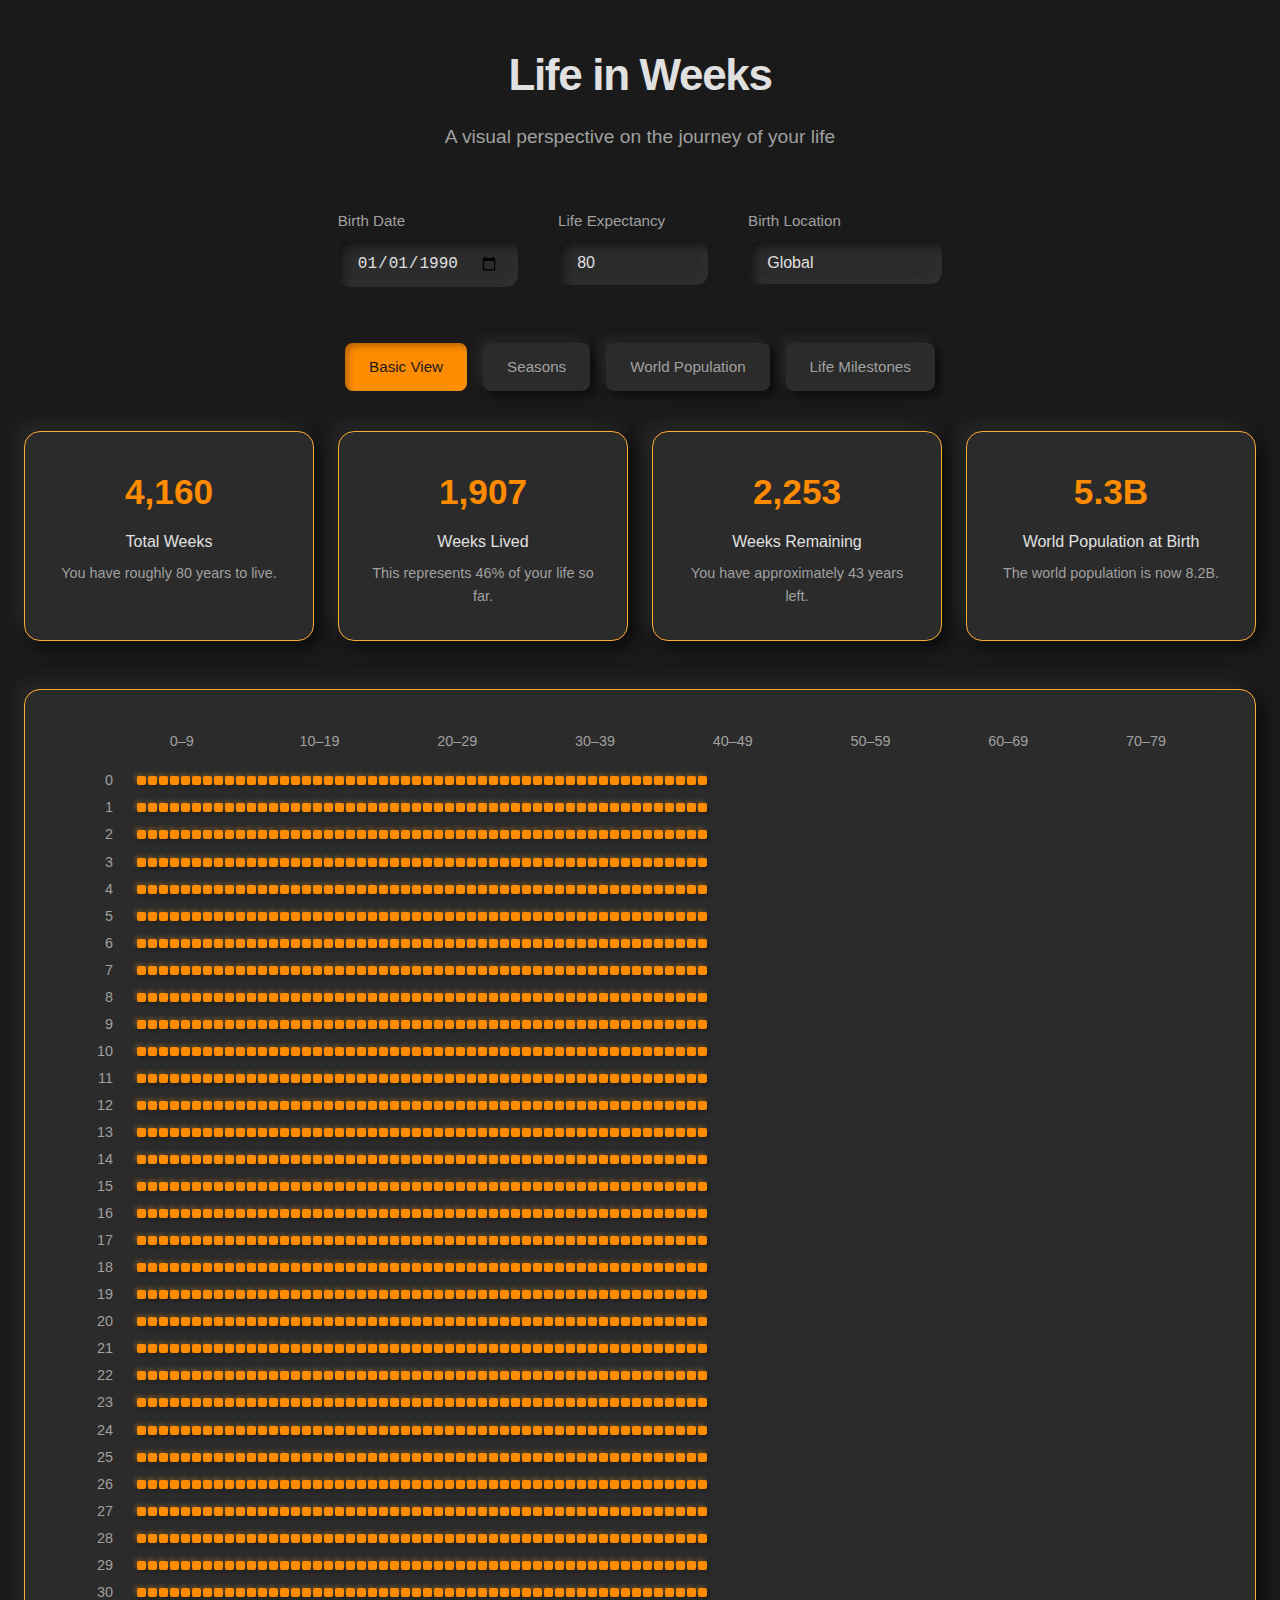
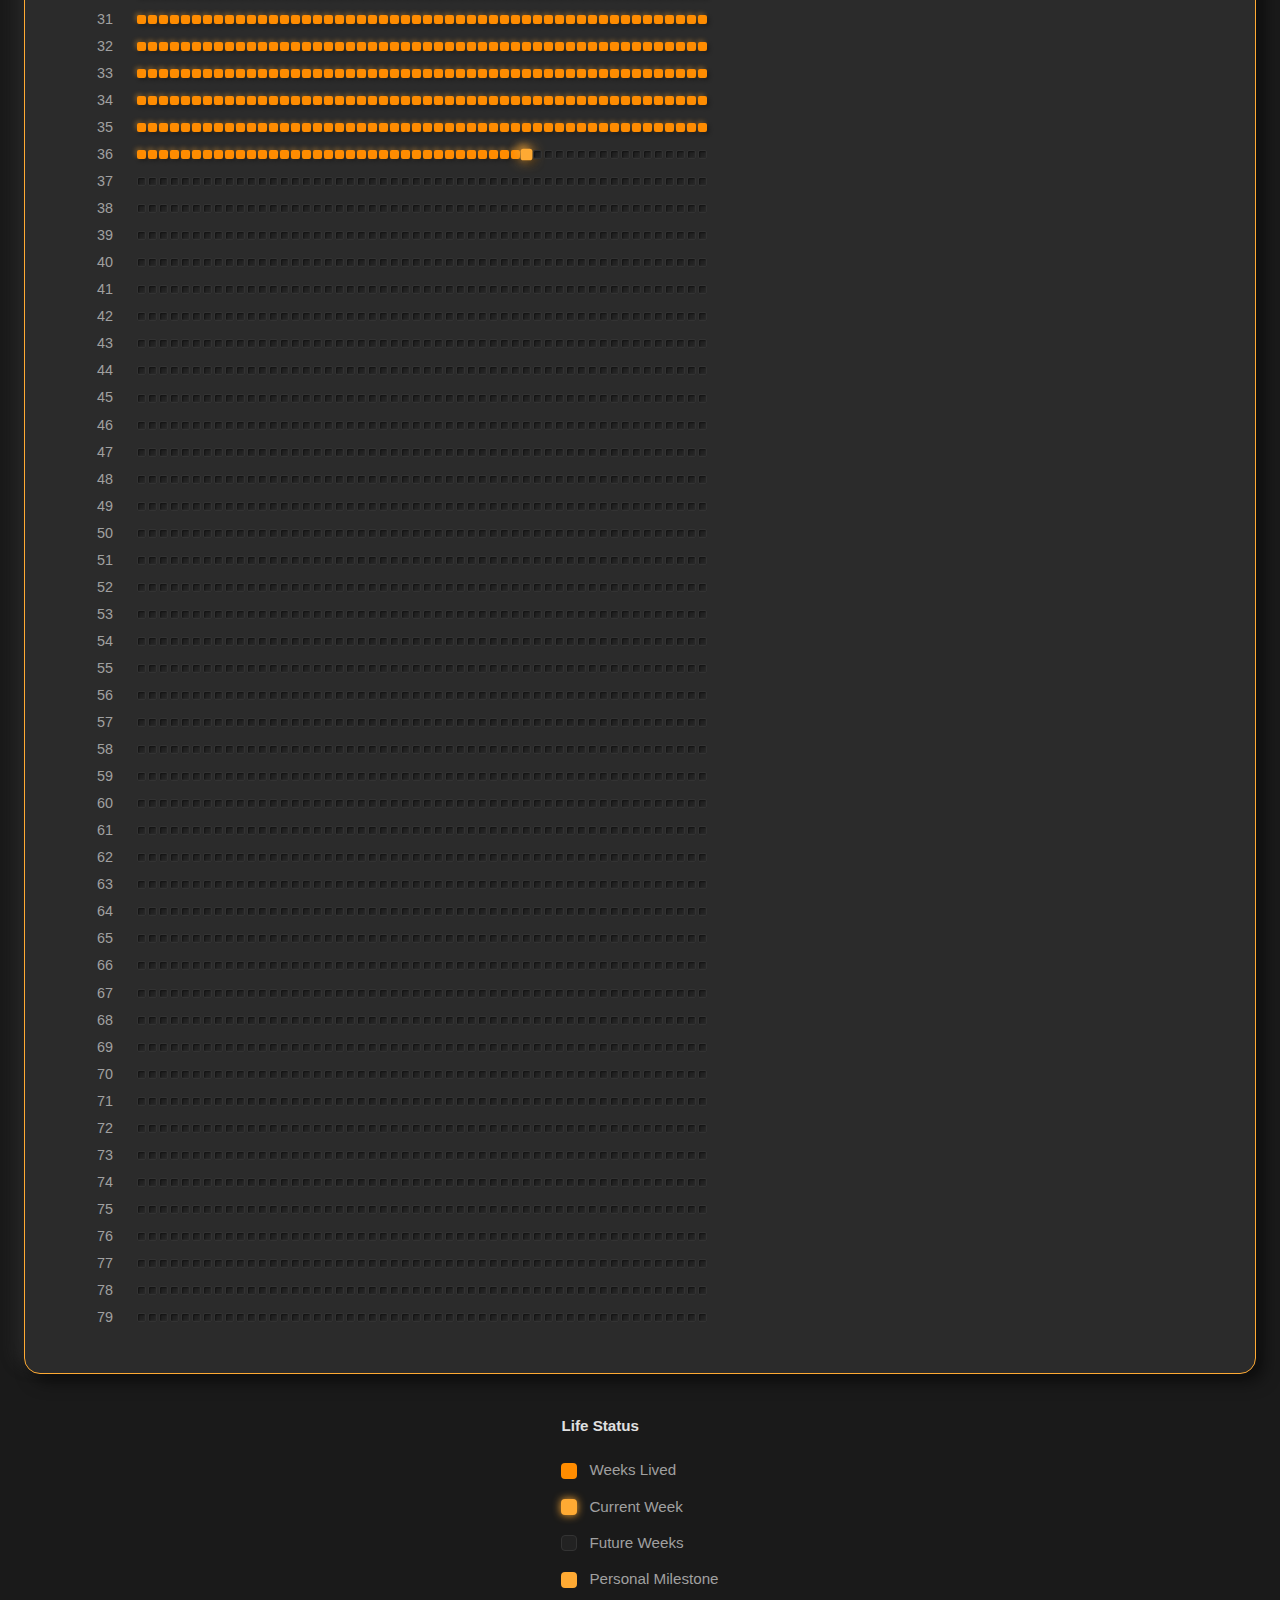
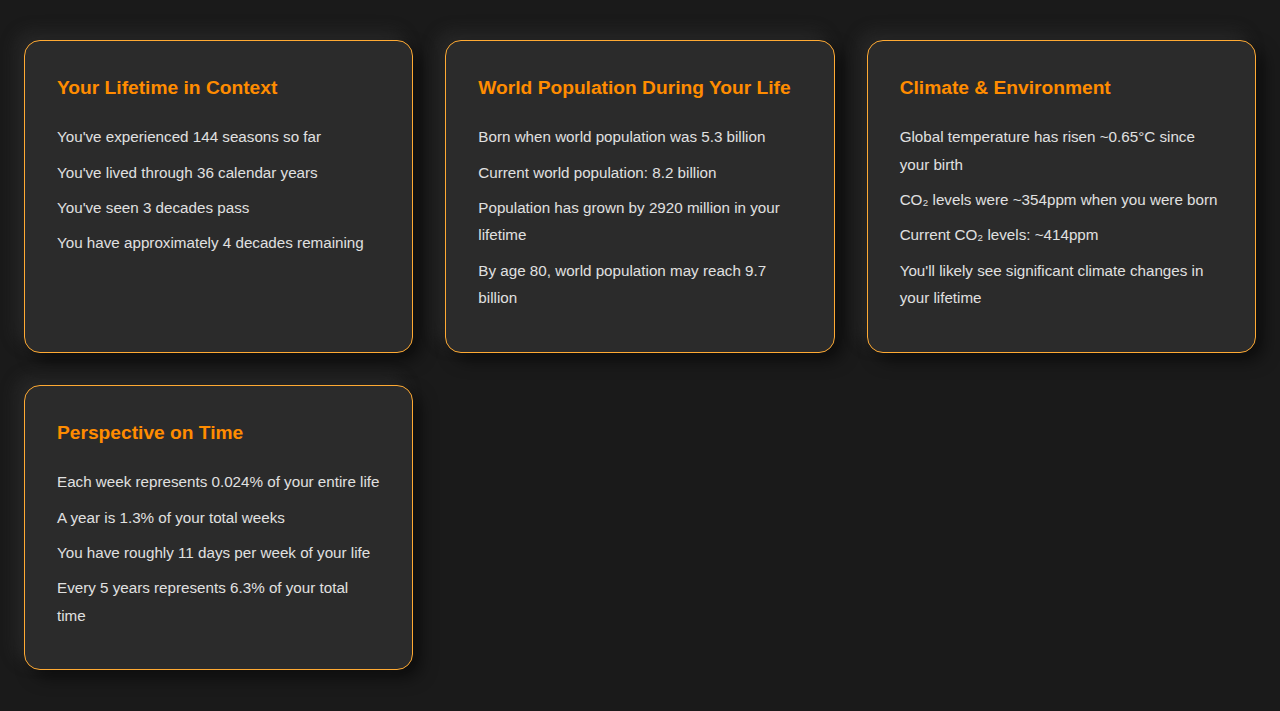
<file: life/index.html>
<!DOCTYPE html>
<html lang="en">
<head>
    <meta charset="UTF-8">
    <meta name="viewport" content="width=device-width, initial-scale=1.0">
    <title>Life in Weeks - Neo-Morphic Dark with Borders</title>
    <style>
        :root {
            /* Neo-Morphic Dark Theme Colors */
            --background-color: #1a1a1a; /* Deep Black */
            --surface-color: #2b2b2b;   /* Slightly lighter Grey for main elements */
            --text-color: #e0e0e0;      /* Light Grey for primary text */
            --secondary-text-color: #a0a0a0; /* Even lighter Grey for secondary text */
            --accent-color: #ff8c00;    /* Vibrant Orange */
            --accent-light-color: #ffaa33; /* Lighter Orange for highlights */
            --border-color: #3a3a3a;    /* Darker grey for borders/dividers */

            /* Neo-Morphic Shadows */
            --shadow-dark: rgba(0, 0, 0, 0.5);   /* Darker shadow for depth */
            --shadow-light: rgba(60, 60, 60, 0.4); /* Lighter shadow for highlights */
            
            /* Specific element highlights/recess */
            --recess-bg: #222222; /* Background for recessed elements like future weeks */
            --recess-border: #333333; /* Border for recessed elements */
        }

        * {
            margin: 0;
            padding: 0;
            box-sizing: border-box;
        }

        body {
            font-family: -apple-system, BlinkMacSystemFont, 'Segoe UI', Roboto, Helvetica, Arial, sans-serif, 'Apple Color Emoji', 'Segoe UI Emoji', 'Segoe UI Symbol';
            background: var(--background-color);
            color: var(--text-color);
            min-height: 100vh;
            padding: 2.5rem 1.5rem;
            line-height: 1.6;
        }

        .container {
            max-width: 1400px;
            margin: 0 auto;
        }

        .header {
            text-align: center;
            margin-bottom: 3.5rem;
        }

        .title {
            font-size: 2.75rem;
            font-weight: 700;
            color: var(--text-color); /* Main text color */
            margin-bottom: 0.75rem;
            letter-spacing: -0.03em;
        }

        .subtitle {
            font-size: 1.2rem;
            color: var(--secondary-text-color);
            font-weight: 400;
        }
        
        /* --- Controls --- */
        .controls {
            display: flex;
            justify-content: center;
            gap: 2.5rem;
            margin-bottom: 3.5rem;
            flex-wrap: wrap;
        }

        .input-group {
            display: flex;
            flex-direction: column;
            align-items: flex-start;
            gap: 0.5rem;
        }

        .input-group label {
            font-size: 0.95rem;
            color: var(--secondary-text-color);
            font-weight: 500;
        }

        .input-group input, .input-group select {
            padding: 0.8rem 1.2rem;
            border: none; /* No visible border for neo-morphism */
            border-radius: 12px;
            background: var(--surface-color);
            font-size: 1rem;
            min-width: 150px;
            color: var(--text-color);
            transition: all 0.2s ease;
            appearance: none;
            /* Neo-morphic recessed look */
            box-shadow: inset 5px 5px 10px var(--shadow-dark), 
                        inset -5px -5px 10px var(--shadow-light);
        }

        .input-group input:focus, .input-group select:focus {
            outline: none;
            /* Slightly more defined inset on focus */
            box-shadow: inset 2px 2px 5px var(--shadow-dark), 
                        inset -2px -2px 5px var(--shadow-light),
                        0 0 0 3px var(--accent-light-color); /* Accent border on focus */
        }

        /* --- View Modes and Buttons --- */
        .view-modes {
            display: flex;
            justify-content: center;
            gap: 1rem;
            margin-bottom: 2.5rem;
            flex-wrap: wrap;
        }

        .view-mode {
            padding: 0.75rem 1.5rem;
            border: none;
            background: var(--surface-color);
            border-radius: 8px;
            cursor: pointer;
            transition: all 0.2s ease;
            font-size: 0.95rem;
            font-weight: 500;
            color: var(--secondary-text-color);
            /* Neo-morphic raised look */
            box-shadow: 5px 5px 10px var(--shadow-dark), 
                        -5px -5px 10px var(--shadow-light);
        }

        .view-mode:hover {
            color: var(--accent-light-color);
            box-shadow: 3px 3px 7px var(--shadow-dark), 
                        -3px -3px 7px var(--shadow-light);
            transform: translateY(-1px);
        }

        .view-mode.active {
            background: var(--accent-color); /* Orange for active state */
            color: var(--background-color); /* Dark text on orange */
            box-shadow: inset 3px 3px 7px rgba(0,0,0,0.3), /* Inset for pressed look */
                        inset -3px -3px 7px rgba(255,170,51,0.3); /* Lighter inset shadow */
            transform: none; /* No lift on active */
        }

        /* --- Stats Grid --- */
        .stats-grid {
            display: grid;
            grid-template-columns: repeat(auto-fit, minmax(220px, 1fr));
            gap: 1.5rem;
            margin-bottom: 3rem;
        }

        .stat-card {
            background: var(--surface-color);
            border-radius: 16px;
            padding: 2rem;
            text-align: center;
            /* Neo-morphic raised card */
            box-shadow: 8px 8px 16px var(--shadow-dark), 
                        -8px -8px 16px var(--shadow-light);
            border: 1px solid var(--accent-light-color); /* Thin orange border */
        }

        .stat-number {
            font-size: 2.2rem;
            font-weight: 700;
            color: var(--accent-color); /* Orange for numbers */
            display: block;
            margin-bottom: 0.5rem;
        }

        .stat-label {
            font-size: 1rem;
            color: var(--text-color);
        }

        .stat-detail {
            font-size: 0.9rem;
            color: var(--secondary-text-color);
            margin-top: 0.5rem;
        }

        /* --- Main Grid Visualization --- */
        .grid-container {
            background: var(--surface-color);
            border-radius: 16px;
            padding: 2.5rem;
            margin-bottom: 2.5rem;
            /* Neo-morphic raised panel */
            box-shadow: 8px 8px 16px var(--shadow-dark), 
                        -8px -8px 16px var(--shadow-light);
            border: 1px solid var(--accent-light-color); /* Thin orange border */
        }

        .year-labels {
            display: flex;
            margin-bottom: 1rem;
            padding-left: 3rem;
        }

        .year-label {
            flex: 1;
            text-align: center;
            font-size: 0.9rem;
            color: var(--secondary-text-color);
            font-weight: 500;
        }

        .grid-row {
            display: flex;
            align-items: center;
            margin-bottom: 4px;
        }

        .age-label {
            width: 3rem;
            text-align: right;
            font-size: 0.9rem;
            color: var(--secondary-text-color);
            margin-right: 1.5rem;
            font-weight: 500;
        }

        .weeks-row {
            display: flex;
            gap: 2px;
            flex-wrap: nowrap;
        }

        .week {
            width: 9px;
            height: 9px;
            border-radius: 2px;
            transition: all 0.2s ease;
            cursor: pointer;
            position: relative;
        }

        /* Neo-morphic week cells */
        .week.lived {
            background: var(--accent-color); /* Orange for lived */
            box-shadow: 2px 2px 4px rgba(0,0,0,0.3), 
                        -2px -2px 4px rgba(255,170,51,0.3); /* Subtle raised orange */
        }

        .week.current {
            background: var(--accent-light-color); /* Brighter orange for current */
            box-shadow: 0 0 10px var(--accent-light-color), /* Glow effect */
                        3px 3px 6px rgba(0,0,0,0.5), 
                        -3px -3px 6px rgba(255,170,51,0.5);
            transform: scale(1.3);
            border: none;
        }

        .week.future {
            background: var(--recess-bg); /* Darker grey for recessed future weeks */
            border: 1px solid var(--recess-border);
            box-shadow: inset 1px 1px 2px var(--shadow-dark), 
                        inset -1px -1px 2px var(--shadow-light); /* Subtle inset */
        }

        .week:hover {
            transform: scale(1.6);
            z-index: 10;
            box-shadow: 0 0 15px var(--accent-light-color); /* Glow on hover */
        }

        /* Data overlays for seasons (still distinct colors) */
        .week.season-spring { border-top: 2px solid #52b788; } /* Green */
        .week.season-summer { border-top: 2px solid #ffb703; } /* Yellow-Orange */
        .week.season-autumn { border-top: 2px solid #e76f51; } /* Red-Orange */
        .week.season-winter { border-top: 2px solid #4a90e2; } /* Blue */

        /* General milestone (existing) */
        .week.milestone::after {
            content: '';
            position: absolute;
            top: -2px;
            right: -2px;
            width: 5px;
            height: 5px;
            background: var(--text-color); /* Light grey dot for general milestones */
            border: 1px solid var(--background-color);
            border-radius: 50%;
        }

        /* Personal milestone (new) */
        .week.personal-milestone {
            border: 2px solid var(--accent-light-color); /* Orange border */
            box-shadow: 0 0 8px var(--accent-light-color); /* Orange glow */
            transform: scale(1.2);
            position: relative;
            z-index: 5;
        }
        .week.personal-milestone::after {
            content: '';
            position: absolute;
            top: -2px;
            right: -2px;
            width: 5px;
            height: 5px;
            background: var(--accent-light-color); /* Orange dot */
            border: 1px solid var(--background-color);
            border-radius: 50%;
        }


        /* --- Legend --- */
        .legend {
            display: flex;
            justify-content: center;
            gap: 2.5rem;
            margin-top: 2.5rem;
            font-size: 0.95rem;
            flex-wrap: wrap;
            color: var(--secondary-text-color); /* Legend text */
        }

        .legend-section {
            display: flex;
            flex-direction: column;
            gap: 0.75rem;
            align-items: flex-start;
        }

        .legend-title {
            font-weight: 600;
            color: var(--text-color);
            margin-bottom: 0.5rem;
        }

        .legend-item {
            display: flex;
            align-items: center;
            gap: 0.75rem;
        }

        .legend-color {
            width: 16px;
            height: 16px;
            border-radius: 4px;
        }

        .legend-color.lived { background: var(--accent-color); }
        .legend-color.current { background: var(--accent-light-color); box-shadow: 0 0 8px var(--accent-light-color); }
        .legend-color.future { background: var(--recess-bg); border: 1px solid var(--recess-border); }
        .legend-color.spring { background: #52b788; }
        .legend-color.summer { background: #ffb703; }
        .legend-color.autumn { background: #e76f51; }
        .legend-color.winter { background: #4a90e2; }
        .legend-color.milestone { background: var(--text-color); border-radius: 50%; width: 12px; height: 12px; }
        .legend-color.personal-milestone { background: var(--accent-light-color); border: 2px solid var(--accent-light-color); }

        /* --- Insights --- */
        .insights {
            display: grid;
            grid-template-columns: repeat(auto-fit, minmax(320px, 1fr));
            gap: 2rem;
            margin-top: 3rem;
        }

        .insight-card {
            background: var(--surface-color);
            border-radius: 16px;
            padding: 2rem;
            /* Neo-morphic raised card */
            box-shadow: 8px 8px 16px var(--shadow-dark), 
                        -8px -8px 16px var(--shadow-light);
            border: 1px solid var(--accent-light-color); /* Thin orange border */
        }

        .insight-title {
            font-size: 1.2rem;
            font-weight: 600;
            color: var(--accent-color); /* Orange for insight titles */
            margin-bottom: 1.25rem;
        }

        .insight-list {
            list-style: none;
            padding-left: 0;
            line-height: 1.8;
        }

        .insight-list li {
            margin-bottom: 0.5rem;
            color: var(--text-color);
            font-size: 0.95rem;
        }

        /* --- Tooltip --- */
        .tooltip {
            position: fixed;
            background: rgba(0, 0, 0, 0.9); /* Darker background for tooltip */
            color: white;
            padding: 1rem 1.25rem;
            border-radius: 10px;
            font-size: 0.9rem;
            pointer-events: none;
            z-index: 1000;
            opacity: 0;
            transition: opacity 0.2s ease;
            max-width: 300px;
            line-height: 1.4;
            box-shadow: 0 6px 15px var(--shadow-dark); /* Dark shadow for tooltip */
            border: 1px solid var(--accent-color); /* Subtle orange border */
        }

        .tooltip strong {
            color: var(--accent-light-color); /* Orange for strong text in tooltip */
            display: block;
            margin-bottom: 0.25rem;
        }

        /* --- Modal for adding milestones --- */
        .modal {
            position: fixed;
            top: 0;
            left: 0;
            width: 100%;
            height: 100%;
            background-color: rgba(0, 0, 0, 0.7); /* Darker modal overlay */
            display: flex;
            justify-content: center;
            align-items: center;
            z-index: 2000;
            visibility: hidden;
            opacity: 0;
            transition: visibility 0s, opacity 0.3s;
        }

        .modal.show {
            visibility: visible;
            opacity: 1;
        }

        .modal-content {
            background: var(--surface-color);
            padding: 2rem;
            border-radius: 12px;
            width: 90%;
            max-width: 500px;
            /* Neo-morphic raised modal */
            box-shadow: 8px 8px 25px var(--shadow-dark), 
                        -8px -8px 25px var(--shadow-light);
            border: 1px solid var(--accent-light-color); /* Thin orange border for modal */
            display: flex;
            flex-direction: column;
            gap: 1.5rem;
        }

        .modal-header {
            display: flex;
            justify-content: space-between;
            align-items: center;
        }

        .modal-header h3 {
            font-size: 1.5rem;
            color: var(--accent-color); /* Orange for modal title */
        }

        .modal-close {
            font-size: 1.5rem;
            font-weight: bold;
            color: var(--secondary-text-color);
            cursor: pointer;
        }
        .modal-close:hover {
            color: var(--accent-light-color);
        }

        .modal-body label {
            display: block;
            margin-bottom: 0.5rem;
            font-weight: 500;
            color: var(--text-color);
        }

        .modal-body input, .modal-body textarea {
            width: 100%;
            padding: 0.75rem;
            border: none;
            border-radius: 8px;
            font-size: 1rem;
            color: var(--text-color);
            background: var(--recess-bg); /* Darker background for modal inputs */
            /* Neo-morphic recessed inputs */
            box-shadow: inset 3px 3px 6px var(--shadow-dark), 
                        inset -3px -3px 6px var(--shadow-light);
        }
        .modal-body input:focus, .modal-body textarea:focus {
            outline: none;
            box-shadow: inset 1px 1px 3px var(--shadow-dark), 
                        inset -1px -1px 3px var(--shadow-light),
                        0 0 0 2px var(--accent-light-color); /* Accent border on focus */
        }

        .modal-body textarea {
            min-height: 100px;
            resize: vertical;
        }
        
        .modal-footer {
            display: flex;
            justify-content: flex-end;
            gap: 1rem;
        }

        .btn {
            padding: 0.75rem 1.5rem;
            border-radius: 8px;
            border: none;
            cursor: pointer;
            font-weight: 600;
            transition: all 0.2s ease;
            /* Neo-morphic raised button */
            box-shadow: 3px 3px 6px var(--shadow-dark), 
                        -3px -3px 6px var(--shadow-light);
        }

        .btn:hover {
            transform: translateY(-1px);
            box-shadow: 2px 2px 4px var(--shadow-dark), 
                        -2px -2px 4px var(--shadow-light);
        }
        .btn:active {
            box-shadow: inset 2px 2px 4px var(--shadow-dark), 
                        inset -2px -2px 4px var(--shadow-light);
            transform: translateY(0);
        }


        .btn-primary {
            background-color: var(--accent-color);
            color: var(--background-color); /* Dark text on orange button */
        }

        .btn-primary:hover {
            background-color: var(--accent-light-color);
        }

        .btn-secondary {
            background-color: var(--border-color); /* A darker grey for secondary */
            color: var(--text-color);
        }

        .btn-secondary:hover {
            background-color: #4a4a4a; /* Slightly lighter hover for secondary */
        }

        /* --- Responsive Adjustments --- */
        @media (max-width: 768px) {
            body {
                padding: 1.5rem 0.5rem;
            }
            .title { font-size: 2.2rem; }
            .subtitle { font-size: 1rem; }
            .controls { gap: 1.5rem; }
            .stats-grid, .insights {
                grid-template-columns: 1fr;
            }
            .grid-container { 
                padding: 1rem; 
                overflow-x: auto;
            }
            .year-labels, .grid-row { 
                min-width: 650px; 
            }
            .legend {
                flex-direction: column;
                align-items: center;
                gap: 1.5rem;
            }
            .legend-section {
                align-items: center;
            }
        }
    </style>
</head>
<body>
    <div class="container">
        <div class="header">
            <h1 class="title">Life in Weeks</h1>
            <p class="subtitle">A visual perspective on the journey of your life</p>
        </div>

        <div class="controls">
            <div class="input-group">
                <label for="birthDate">Birth Date</label>
                <input type="date" id="birthDate" value="1990-01-01">
            </div>
            <div class="input-group">
                <label for="lifeExpectancy">Life Expectancy</label>
                <input type="number" id="lifeExpectancy" value="80" min="50" max="120">
            </div>
            <div class="input-group">
                <label for="birthLocation">Birth Location</label>
                <select id="birthLocation">
                    <option value="global">Global</option>
                    <option value="north">Northern Hemisphere</option>
                    <option value="south">Southern Hemisphere</option>
                </select>
            </div>
        </div>

        <div class="view-modes">
            <div class="view-mode active" data-mode="basic">Basic View</div>
            <div class="view-mode" data-mode="seasons">Seasons</div>
            <div class="view-mode" data-mode="population">World Population</div>
            <div class="view-mode" data-mode="milestones">Life Milestones</div>
        </div>

        <div class="stats-grid" id="statsGrid">
            </div>

        <div class="grid-container">
            <div class="year-labels" id="yearLabels"></div>
            <div class="grid" id="grid"></div>
        </div>

        <div class="legend" id="legend">
            </div>

        <div class="insights" id="insights">
            </div>
    </div>

    <div class="tooltip" id="tooltip"></div>

    <div id="milestoneModal" class="modal">
        <div class="modal-content">
            <div class="modal-header">
                <h3>Add Milestone</h3>
                <span class="modal-close">&times;</span>
            </div>
            <div class="modal-body">
                <label for="milestoneTitle">Title</label>
                <input type="text" id="milestoneTitle" placeholder="e.g., First Job, Bought a house">
                <label for="milestoneNote">Notes</label>
                <textarea id="milestoneNote" placeholder="A brief description of this milestone..."></textarea>
            </div>
            <div class="modal-footer">
                <button class="btn btn-secondary" id="cancelMilestone">Cancel</button>
                <button class="btn btn-primary" id="saveMilestone">Save Milestone</button>
            </div>
        </div>
    </div>

    <script>
        class EnhancedLifeInWeeks {
            constructor() {
                this.birthDate = new Date('1990-01-01');
                this.lifeExpectancy = 80;
                this.birthLocation = 'global';
                this.today = new Date();
                this.currentMode = 'basic';
                this.personalMilestones = {};
                this.selectedWeek = null;
                
                this.worldData = {
                    populationGrowth: {
                        1990: 5.3, 2000: 6.1, 2010: 6.9, 2020: 7.8, 2030: 8.5, 2040: 9.2, 2050: 9.7
                    },
                    climateData: {
                        avgTempIncrease: 0.18,
                        co2Levels: { 1990: 354, 2020: 414, 2050: 480 }
                    },
                    techMilestones: {
                        1991: "World Wide Web launched",
                        1995: "Amazon founded", 
                        1998: "Google founded",
                        2004: "Facebook launched",
                        2007: "iPhone released",
                        2010: "Instagram launched",
                        2016: "AlphaGo beats world champion",
                        2020: "COVID-19 pandemic",
                        2022: "ChatGPT launched"
                    },
                    lifeMilestones: {
                        0: "Birth", 1: "First words", 5: "School starts", 16: "Driving age",
                        18: "Legal adult", 22: "College graduation", 25: "Brain fully developed",
                        30: "Career peak begins", 40: "Midlife", 50: "Empty nest", 
                        65: "Retirement age", 70: "Wisdom years"
                    }
                };
                
                this.loadData();
                this.initEventListeners();
                this.updateVisualization();
            }

            // --- Local Storage Management ---
            saveData() {
                localStorage.setItem('birthDate', this.birthDate.toISOString().split('T')[0]);
                localStorage.setItem('lifeExpectancy', this.lifeExpectancy);
                localStorage.setItem('personalMilestones', JSON.stringify(this.personalMilestones));
            }

            loadData() {
                const storedBirthDate = localStorage.getItem('birthDate');
                const storedLifeExpectancy = localStorage.getItem('lifeExpectancy');
                const storedMilestones = localStorage.getItem('personalMilestones');
                
                if (storedBirthDate) document.getElementById('birthDate').value = storedBirthDate;
                if (storedLifeExpectancy) document.getElementById('lifeExpectancy').value = storedLifeExpectancy;
                if (storedMilestones) this.personalMilestones = JSON.parse(storedMilestones);

                this.birthDate = new Date(document.getElementById('birthDate').value);
                this.lifeExpectancy = parseInt(document.getElementById('lifeExpectancy').value);
            }

            // --- Event Listeners ---
            initEventListeners() {
                const birthDateInput = document.getElementById('birthDate');
                const lifeExpectancyInput = document.getElementById('lifeExpectancy');
                const birthLocationInput = document.getElementById('birthLocation');
                const milestoneModal = document.getElementById('milestoneModal');
                
                birthDateInput.addEventListener('change', (e) => {
                    this.birthDate = new Date(e.target.value);
                    this.saveData();
                    this.updateVisualization();
                });

                lifeExpectancyInput.addEventListener('input', (e) => {
                    this.lifeExpectancy = parseInt(e.target.value);
                    this.saveData();
                    this.updateVisualization();
                });

                birthLocationInput.addEventListener('change', (e) => {
                    this.birthLocation = e.target.value;
                    this.updateVisualization();
                });

                const viewModes = document.querySelectorAll('.view-mode');
                viewModes.forEach(btn => {
                    btn.addEventListener('click', (e) => {
                        viewModes.forEach(b => b.classList.remove('active'));
                        e.target.classList.add('active');
                        this.currentMode = e.target.dataset.mode;
                        this.updateVisualization();
                    });
                });

                document.querySelector('.modal-close').addEventListener('click', () => this.hideModal());
                document.getElementById('cancelMilestone').addEventListener('click', () => this.hideModal());
                document.getElementById('saveMilestone').addEventListener('click', () => this.saveMilestone());
            }

            // --- Milestone Modal Functions ---
            showModal(weekNumber) {
                this.selectedWeek = weekNumber;
                const modal = document.getElementById('milestoneModal');
                const titleInput = document.getElementById('milestoneTitle');
                const noteTextarea = document.getElementById('milestoneNote');

                const existing = this.personalMilestones[weekNumber];
                if (existing) {
                    titleInput.value = existing.title;
                    noteTextarea.value = existing.note;
                } else {
                    titleInput.value = '';
                    noteTextarea.value = '';
                }

                modal.classList.add('show');
            }

            hideModal() {
                const modal = document.getElementById('milestoneModal');
                modal.classList.remove('show');
                this.selectedWeek = null;
            }

            saveMilestone() {
                const title = document.getElementById('milestoneTitle').value.trim();
                const note = document.getElementById('milestoneNote').value.trim();

                if (this.selectedWeek !== null) {
                    if (title || note) {
                        this.personalMilestones[this.selectedWeek] = { title, note };
                    } else {
                        delete this.personalMilestones[this.selectedWeek]; // Remove if empty
                    }
                    this.saveData();
                    this.updateVisualization();
                }
                this.hideModal();
            }

            // --- Core Calculation and Rendering ---
            getWeeksDifference(date1, date2) {
                const diffTime = Math.abs(date2 - date1);
                return Math.floor(diffTime / (1000 * 60 * 60 * 24 * 7));
            }

            getCurrentWeek() {
                return this.getWeeksDifference(this.birthDate, this.today);
            }

            getTotalWeeks() {
                return this.lifeExpectancy * 52;
            }

            getSeasonFromWeek(weekNumber, location) {
                const weekInYear = weekNumber % 52;
                if (location === 'south') {
                    if (weekInYear >= 36 || weekInYear <= 11) return 'summer';
                    if (weekInYear >= 12 && weekInYear <= 23) return 'autumn';
                    if (weekInYear >= 24 && weekInYear <= 35) return 'winter';
                    return 'spring';
                } else {
                    if (weekInYear >= 10 && weekInYear <= 23) return 'spring';
                    if (weekInYear >= 24 && weekInYear <= 37) return 'summer';
                    if (weekInYear >= 38 && weekInYear <= 49) return 'autumn';
                    return 'winter';
                }
            }

            getWorldPopulation(year) {
                const data = this.worldData.populationGrowth;
                const years = Object.keys(data).map(Number).sort();
                if (year <= years[0]) return data[years[0]];
                if (year >= years[years.length - 1]) return data[years[years.length - 1]];
                for (let i = 0; i < years.length - 1; i++) {
                    if (year >= years[i] && year < years[i + 1]) {
                        const ratio = (year - years[i]) / (years[i + 1] - years[i]);
                        return data[years[i]] + (data[years[i + 1]] - data[years[i]]) * ratio;
                    }
                }
                return data[years[0]];
            }

            updateStats() {
                const currentWeek = this.getCurrentWeek();
                const totalWeeks = this.getTotalWeeks();
                const remainingWeeks = totalWeeks - currentWeek;
                const percentLived = Math.round((currentWeek / totalWeeks) * 100);
                const currentYear = new Date().getFullYear();
                const birthYear = this.birthDate.getFullYear();
                const currentPopulation = this.getWorldPopulation(currentYear);
                const birthPopulation = this.getWorldPopulation(birthYear);

                const stats = [
                    {
                        number: totalWeeks.toLocaleString(),
                        label: 'Total Weeks',
                        detail: `You have roughly ${(totalWeeks / 52).toFixed(0)} years to live.`
                    },
                    {
                        number: currentWeek.toLocaleString(),
                        label: 'Weeks Lived',
                        detail: `This represents ${percentLived}% of your life so far.`
                    },
                    {
                        number: remainingWeeks.toLocaleString(),
                        label: 'Weeks Remaining',
                        detail: `You have approximately ${Math.round(remainingWeeks / 52)} years left.`
                    },
                    {
                        number: `${birthPopulation.toFixed(1)}B`,
                        label: 'World Population at Birth',
                        detail: `The world population is now ${currentPopulation.toFixed(1)}B.`
                    }
                ];

                const statsGrid = document.getElementById('statsGrid');
                statsGrid.innerHTML = stats.map(stat => `
                    <div class="stat-card">
                        <span class="stat-number">${stat.number}</span>
                        <span class="stat-label">${stat.label}</span>
                        <div class="stat-detail">${stat.detail}</div>
                    </div>
                `).join('');
            }

            createYearLabels() {
                const yearLabels = document.getElementById('yearLabels');
                yearLabels.innerHTML = '';
                const decades = Math.ceil(this.lifeExpectancy / 10);
                for (let decade = 0; decade < decades; decade++) {
                    const label = document.createElement('div');
                    label.className = 'year-label';
                    label.textContent = (decade * 10) + '–' + Math.min((decade * 10) + 9, this.lifeExpectancy);
                    yearLabels.appendChild(label);
                }
            }

            createGrid() {
                const grid = document.getElementById('grid');
                const currentWeek = this.getCurrentWeek();
                const birthYear = this.birthDate.getFullYear();
                grid.innerHTML = '';

                for (let age = 0; age < this.lifeExpectancy; age++) {
                    const row = document.createElement('div');
                    row.className = 'grid-row';
                    const ageLabel = document.createElement('div');
                    ageLabel.className = 'age-label';
                    ageLabel.textContent = age;
                    row.appendChild(ageLabel);

                    const weeksRow = document.createElement('div');
                    weeksRow.className = 'weeks-row';

                    for (let week = 0; week < 52; week++) {
                        const weekNumber = age * 52 + week;
                        const weekEl = document.createElement('div');
                        weekEl.className = 'week';
                        const currentYear = birthYear + age;

                        if (weekNumber < currentWeek) {
                            weekEl.classList.add('lived');
                        } else if (weekNumber === currentWeek) {
                            weekEl.classList.add('current');
                        } else {
                            weekEl.classList.add('future');
                        }

                        if (this.currentMode === 'seasons') {
                            const season = this.getSeasonFromWeek(weekNumber, this.birthLocation);
                            weekEl.classList.add(`season-${season}`);
                        }

                        if (this.currentMode === 'milestones' && this.worldData.lifeMilestones[age]) {
                            weekEl.classList.add('milestone');
                        }

                        if (this.personalMilestones[weekNumber]) {
                            weekEl.classList.add('personal-milestone');
                        }

                        weekEl.addEventListener('click', (e) => {
                            this.showModal(weekNumber);
                        });

                        weekEl.addEventListener('mouseenter', (e) => {
                            this.showTooltip(e, age, week, weekNumber, currentWeek, currentYear);
                        });

                        weekEl.addEventListener('mouseleave', () => {
                            this.hideTooltip();
                        });

                        weeksRow.appendChild(weekEl);
                    }
                    row.appendChild(weeksRow);
                    grid.appendChild(row);
                }
            }

            showTooltip(e, age, week, weekNumber, currentWeek, year) {
                const tooltip = document.getElementById('tooltip');
                const weekDate = new Date(this.birthDate);
                weekDate.setDate(weekDate.getDate() + (weekNumber * 7));
                let status = weekNumber < currentWeek ? 'Lived' : 
                            weekNumber === currentWeek ? 'Current Week' : 'Future';

                let content = `
                    <strong>Age ${age}, Week ${week + 1} (${year})</strong><br>
                    ${weekDate.toLocaleDateString()}<br>
                    Status: ${status}
                `;

                if (this.personalMilestones[weekNumber]) {
                    const milestone = this.personalMilestones[weekNumber];
                    content += `<br><strong>Personal Milestone:</strong> ${milestone.title}<br><em>${milestone.note}</em>`;
                }

                if (this.currentMode === 'seasons') {
                    const season = this.getSeasonFromWeek(weekNumber, this.birthLocation);
                    content += `<br>Season: ${season.charAt(0).toUpperCase() + season.slice(1)}`;
                }
                if (this.currentMode === 'population') {
                    const population = this.getWorldPopulation(year);
                    content += `<br>World Population: ${population.toFixed(1)}B people`;
                }
                if (this.currentMode === 'milestones') {
                    if (this.worldData.lifeMilestones[age]) {
                        content += `<br><strong>Milestone:</strong> ${this.worldData.lifeMilestones[age]}`;
                    }
                    if (this.worldData.techMilestones[year]) {
                        content += `<br><strong>Tech:</strong> ${this.worldData.techMilestones[year]}`;
                    }
                }

                tooltip.innerHTML = content;
                tooltip.style.left = Math.min(e.pageX + 10, window.innerWidth - 320) + 'px';
                tooltip.style.top = e.pageY - 10 + 'px';
                tooltip.style.opacity = '1';
            }

            hideTooltip() {
                document.getElementById('tooltip').style.opacity = '0';
            }

            updateLegend() {
                const legend = document.getElementById('legend');
                const basicLegend = `
                    <div class="legend-section">
                        <div class="legend-title">Life Status</div>
                        <div class="legend-item">
                            <div class="legend-color lived"></div>
                            <span>Weeks Lived</span>
                        </div>
                        <div class="legend-item">
                            <div class="legend-color current"></div>
                            <span>Current Week</span>
                        </div>
                        <div class="legend-item">
                            <div class="legend-color future"></div>
                            <span>Future Weeks</span>
                        </div>
                        <div class="legend-item">
                            <div class="legend-color personal-milestone"></div>
                            <span>Personal Milestone</span>
                        </div>
                    </div>
                `;

                let modeSpecificLegend = '';
                if (this.currentMode === 'seasons') {
                    modeSpecificLegend = `
                        <div class="legend-section">
                            <div class="legend-title">Seasons</div>
                            <div class="legend-item"><div class="legend-color spring"></div><span>Spring</span></div>
                            <div class="legend-item"><div class="legend-color summer"></div><span>Summer</span></div>
                            <div class="legend-item"><div class="legend-color autumn"></div><span>Autumn</span></div>
                            <div class="legend-item"><div class="legend-color winter"></div><span>Winter</span></div>
                        </div>
                    `;
                }
                if (this.currentMode === 'milestones') {
                    modeSpecificLegend = `
                        <div class="legend-section">
                            <div class="legend-title">Milestones</div>
                            <div class="legend-item"><div class="legend-color milestone"></div><span>General Milestone</span></div>
                        </div>
                    `;
                }
                legend.innerHTML = basicLegend + modeSpecificLegend;
            }

            updateInsights() {
                const insights = document.getElementById('insights');
                const currentAge = Math.floor(this.getCurrentWeek() / 52);
                const birthYear = this.birthDate.getFullYear();
                const currentYear = new Date().getFullYear();
                
                const insightData = [
                    {
                        title: 'Your Lifetime in Context',
                        items: [
                            `You've experienced ${currentAge * 4} seasons so far`,
                            `You've lived through ${currentYear - birthYear} calendar years`,
                            `You've seen ${Math.floor(currentAge / 10)} decades pass`,
                            `You have approximately ${Math.floor((this.lifeExpectancy - currentAge) / 10)} decades remaining`
                        ]
                    },
                    {
                        title: 'World Population During Your Life',
                        items: [
                            `Born when world population was ${this.getWorldPopulation(birthYear).toFixed(1)} billion`,
                            `Current world population: ${this.getWorldPopulation(currentYear).toFixed(1)} billion`,
                            `Population has grown by ${((this.getWorldPopulation(currentYear) - this.getWorldPopulation(birthYear)) * 1000).toFixed(0)} million in your lifetime`,
                            `By age 80, world population may reach ${this.getWorldPopulation(birthYear + 80).toFixed(1)} billion`
                        ]
                    },
                    {
                        title: 'Climate & Environment',
                        items: [
                            `Global temperature has risen ~${((currentYear - birthYear) * 0.018).toFixed(2)}°C since your birth`,
                            `CO₂ levels were ~${this.worldData.climateData.co2Levels[1990] || 354}ppm when you were born`,
                            `Current CO₂ levels: ~${this.worldData.climateData.co2Levels[2020]}ppm`,
                            `You'll likely see significant climate changes in your lifetime`
                        ]
                    },
                    {
                        title: 'Perspective on Time',
                        items: [
                            `Each week represents ${(100/this.getTotalWeeks()).toFixed(3)}% of your entire life`,
                            `A year is ${(52/this.getTotalWeeks()*100).toFixed(1)}% of your total weeks`,
                            `You have roughly ${Math.floor(this.getTotalWeeks()/365.25)} days per week of your life`,
                            `Every 5 years represents ${(260/this.getTotalWeeks()*100).toFixed(1)}% of your total time`
                        ]
                    }
                ];

                insights.innerHTML = insightData.map(section => `
                    <div class="insight-card">
                        <div class="insight-title">${section.title}</div>
                        <ul class="insight-list">
                            ${section.items.map(item => `<li>${item}</li>`).join('')}
                        </ul>
                    </div>
                `).join('');
            }

            updateVisualization() {
                this.updateStats();
                this.createYearLabels();
                this.createGrid();
                this.updateLegend();
                this.updateInsights();
            }
        }

        document.addEventListener('DOMContentLoaded', () => {
            new EnhancedLifeInWeeks();
        });
    </script>
</body>
</html>
</file>
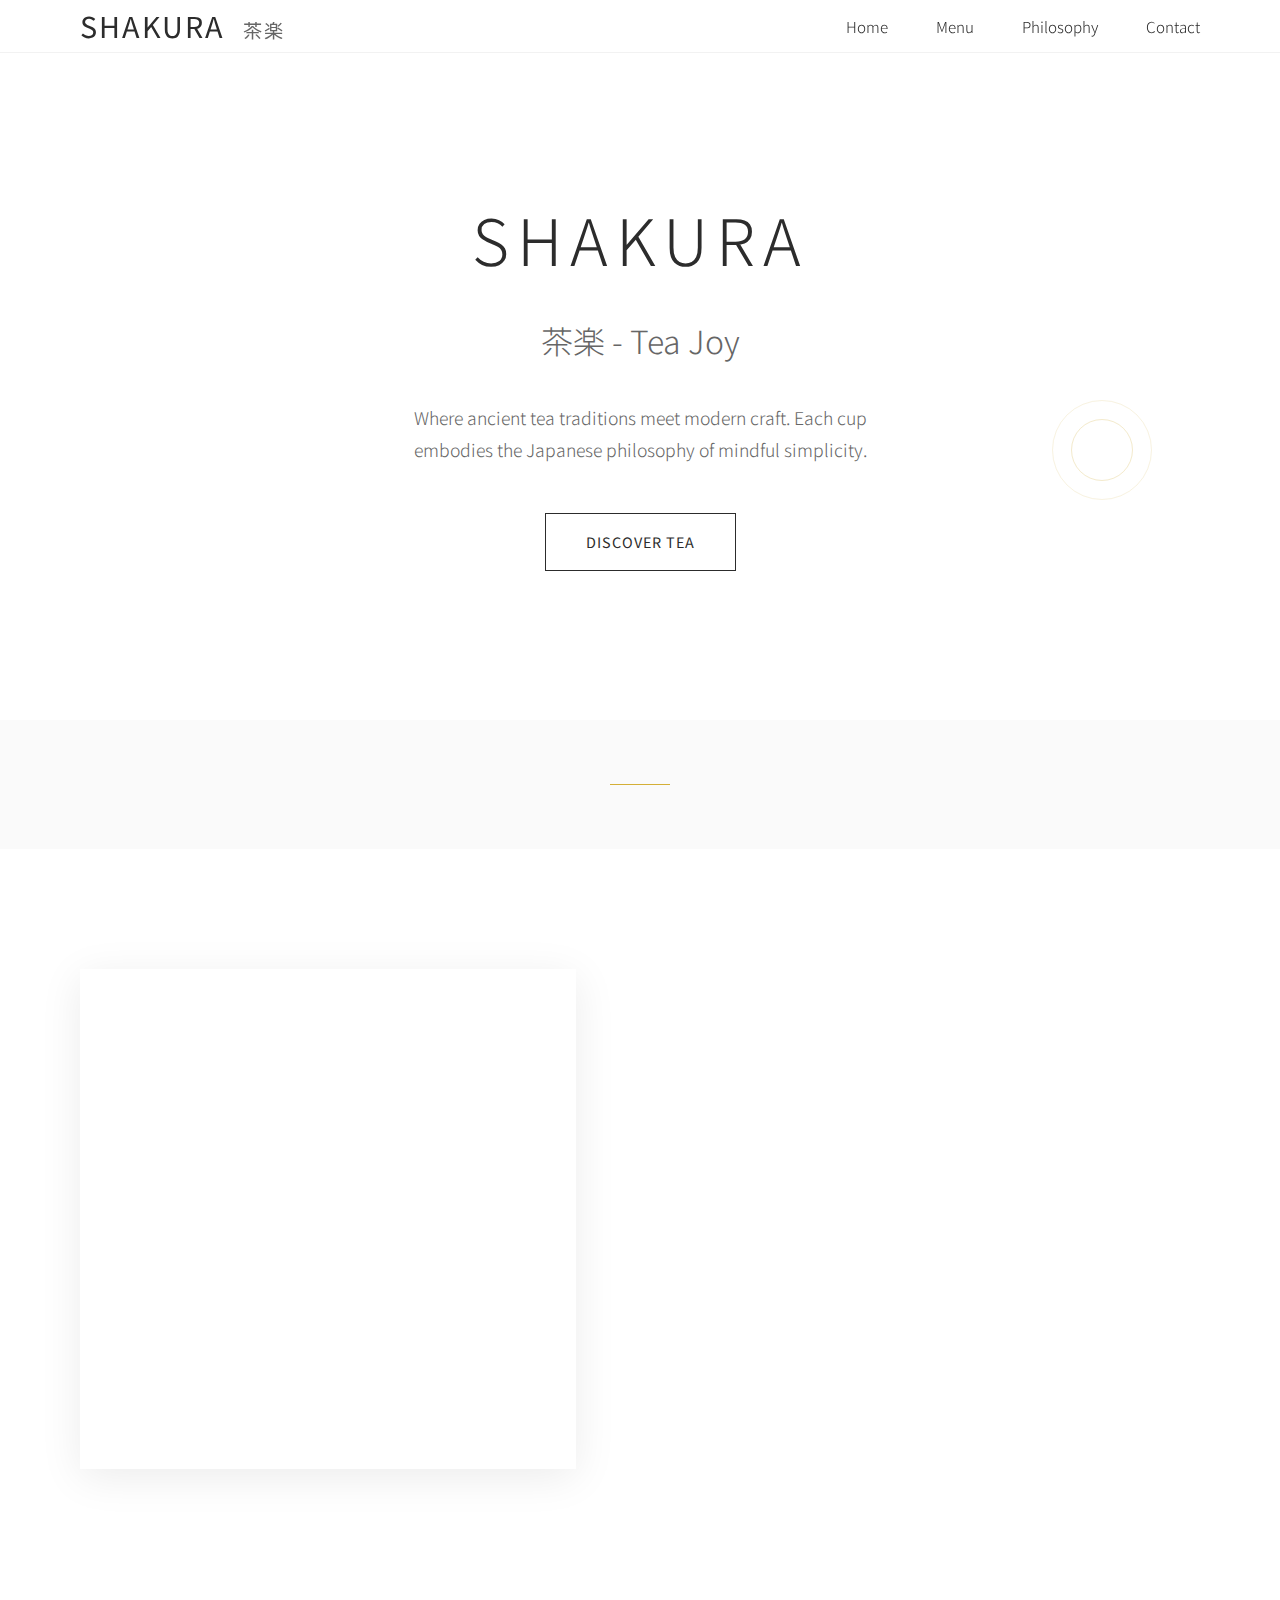
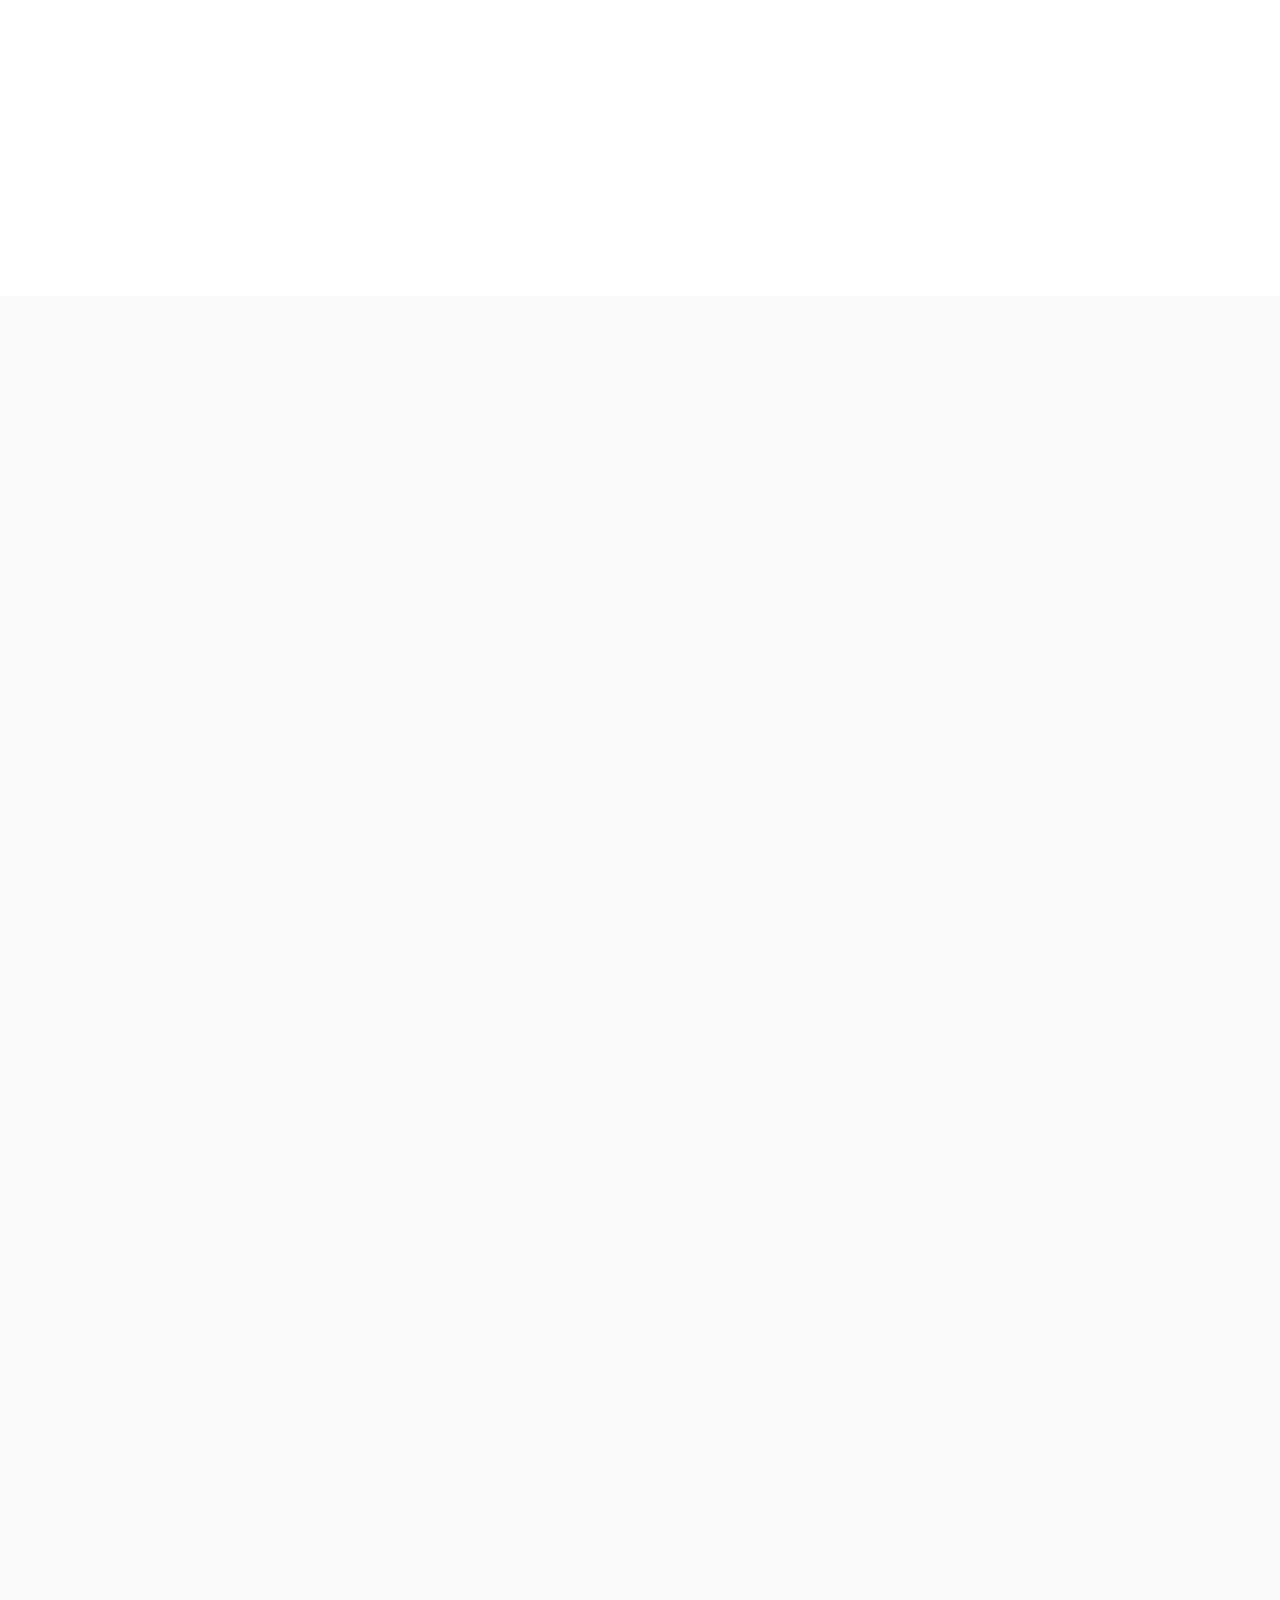
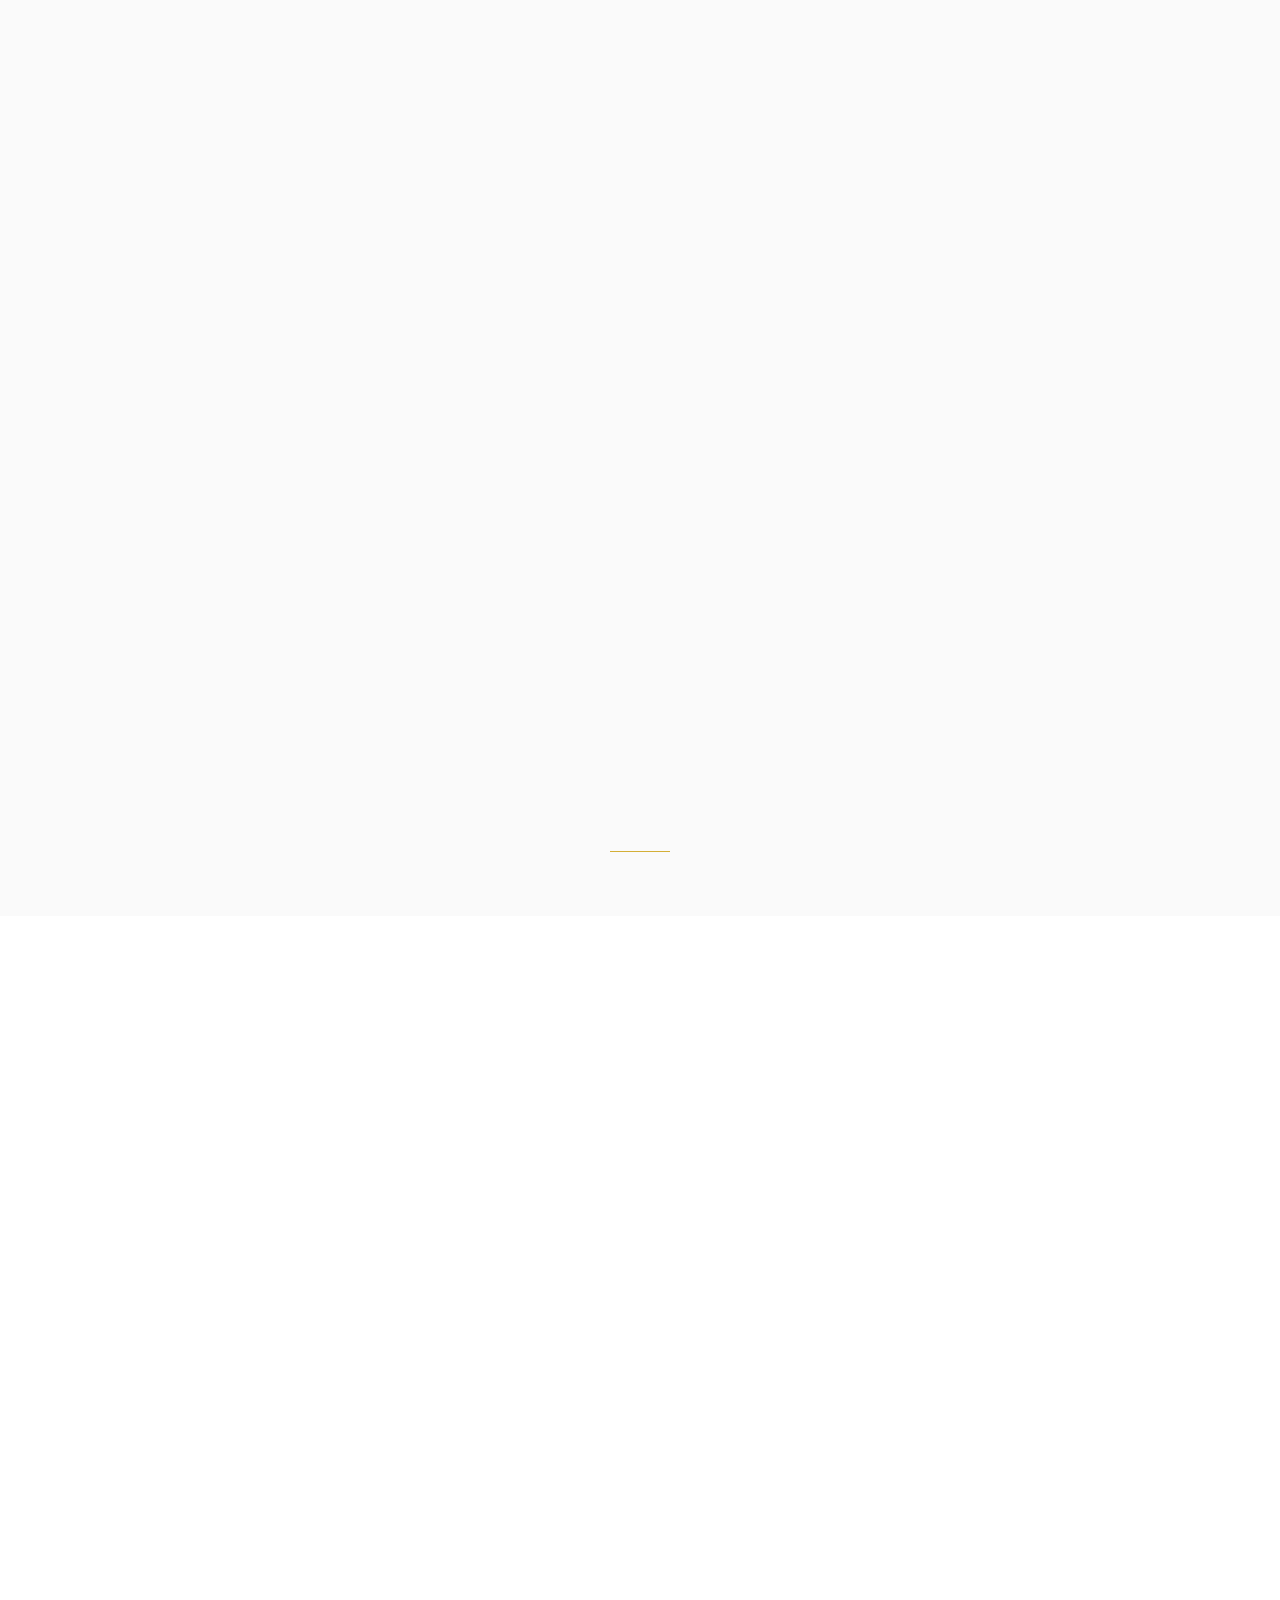
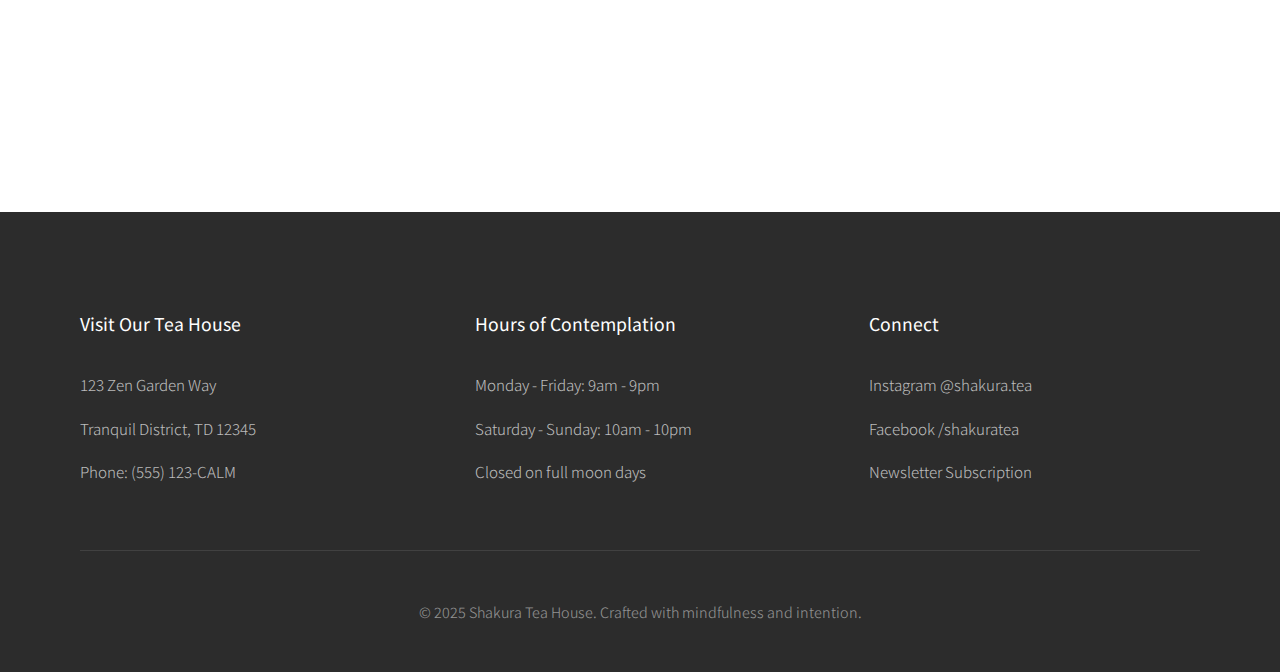
<file: Shakura/index.html>
<!DOCTYPE html>
<html lang="en">
<head>
    <meta charset="UTF-8">
    <meta name="viewport" content="width=device-width, initial-scale=1.0">
    <title>Shakura - 茶楽</title>
    <link href="https://fonts.googleapis.com/css2?family=Noto+Sans+JP:wght@300;400;500;700&display=swap" rel="stylesheet">
    <style>
        * {
            margin: 0;
            padding: 0;
            box-sizing: border-box;
        }

        :root {
            --primary-color: #2c2c2c;
            --accent-color: #d4af37;
            --text-light: #666;
            --bg-paper: #fafafa;
            --bg-white: #ffffff;
            --shadow-soft: 0 2px 20px rgba(0, 0, 0, 0.05);
            --shadow-medium: 0 8px 40px rgba(0, 0, 0, 0.08);
        }

        body {
            font-family: 'Noto Sans JP', sans-serif;
            font-weight: 300;
            line-height: 1.8;
            color: var(--primary-color);
            background: var(--bg-paper);
        }

        .container {
            max-width: 1200px;
            margin: 0 auto;
            padding: 0 40px;
        }

        /* Header */
        header {
            position: fixed;
            top: 0;
            width: 100%;
            background: rgba(255, 255, 255, 0.95);
            backdrop-filter: blur(20px);
            z-index: 1000;
            border-bottom: 1px solid rgba(0, 0, 0, 0.05);
        }

        nav {
            display: flex;
            justify-content: space-between;
            align-items: center;
            padding: 20px 0;
        }

        .logo {
            font-size: 1.8rem;
            font-weight: 400;
            color: var(--primary-color);
            letter-spacing: 2px;
        }

        .logo-jp {
            font-size: 1.2rem;
            color: var(--text-light);
            margin-left: 10px;
        }

        .nav-links {
            display: flex;
            list-style: none;
            gap: 3rem;
        }

        .nav-links a {
            text-decoration: none;
            color: var(--primary-color);
            font-weight: 300;
            font-size: 0.95rem;
            transition: color 0.3s ease;
            position: relative;
        }

        .nav-links a::after {
            content: '';
            position: absolute;
            bottom: -5px;
            left: 0;
            width: 0;
            height: 1px;
            background: var(--accent-color);
            transition: width 0.3s ease;
        }

        .nav-links a:hover::after {
            width: 100%;
        }

        /* Hero Section */
        .hero {
            padding: 140px 0 100px;
            text-align: center;
            background: var(--bg-white);
            min-height: 80vh;
            display: flex;
            align-items: center;
        }

        .hero-content {
            width: 100%;
        }

        .hero h1 {
            font-size: 4rem;
            font-weight: 300;
            color: var(--primary-color);
            margin-bottom: 1rem;
            letter-spacing: 8px;
        }

        .hero-jp {
            font-size: 2rem;
            color: var(--text-light);
            margin-bottom: 2rem;
            font-weight: 300;
        }

        .hero-subtitle {
            font-size: 1.1rem;
            color: var(--text-light);
            max-width: 500px;
            margin: 0 auto 3rem;
            line-height: 1.8;
            font-weight: 300;
        }

        .cta-button {
            display: inline-block;
            padding: 15px 40px;
            background: transparent;
            border: 1px solid var(--primary-color);
            color: var(--primary-color);
            text-decoration: none;
            font-size: 0.9rem;
            font-weight: 400;
            letter-spacing: 1px;
            transition: all 0.3s ease;
            position: relative;
            overflow: hidden;
        }

        .cta-button::before {
            content: '';
            position: absolute;
            top: 0;
            left: -100%;
            width: 100%;
            height: 100%;
            background: var(--primary-color);
            transition: left 0.3s ease;
            z-index: -1;
        }

        .cta-button:hover::before {
            left: 0;
        }

        .cta-button:hover {
            color: white;
        }

        /* Product Showcase */
        .product-showcase {
            padding: 120px 0;
            background: var(--bg-white);
        }

        .showcase-grid {
            display: grid;
            grid-template-columns: 1fr 1fr;
            gap: 8rem;
            align-items: center;
        }

        .product-image {
            width: 100%;
            height: 500px;
            background: url('https://images.unsplash.com/photo-1525385133512-2f3bdd039054?ixlib=rb-4.0.3&auto=format&fit=crop&w=800&q=80') center/cover;
            border-radius: 0;
            position: relative;
            box-shadow: var(--shadow-medium);
        }

        .product-info h2 {
            font-size: 2.5rem;
            font-weight: 300;
            color: var(--primary-color);
            margin-bottom: 2rem;
            line-height: 1.3;
        }

        .product-description {
            font-size: 1rem;
            line-height: 1.8;
            color: var(--text-light);
            font-weight: 300;
        }

        /* Divider */
        .divider {
            width: 60px;
            height: 1px;
            background: var(--accent-color);
            margin: 4rem auto;
        }

        /* Menu Section */
        .menu-section {
            padding: 120px 0;
            background: var(--bg-paper);
        }

        .section-header {
            text-align: center;
            margin-bottom: 6rem;
        }

        .section-header h2 {
            font-size: 2.5rem;
            font-weight: 300;
            color: var(--primary-color);
            margin-bottom: 1rem;
        }

        .section-subtitle {
            font-size: 1rem;
            color: var(--text-light);
            font-weight: 300;
            max-width: 600px;
            margin: 0 auto;
            line-height: 1.8;
        }

        .menu-grid {
            display: grid;
            grid-template-columns: repeat(auto-fit, minmax(350px, 1fr));
            gap: 4rem;
        }

        .menu-item {
            background: var(--bg-white);
            border-radius: 0;
            overflow: hidden;
            box-shadow: var(--shadow-soft);
            transition: all 0.3s ease;
        }

        .menu-item:hover {
            transform: translateY(-2px);
            box-shadow: var(--shadow-medium);
        }

        .menu-item-image {
            height: 250px;
            background-size: cover;
            background-position: center;
            position: relative;
        }

        .menu-item:nth-child(1) .menu-item-image {
            background-image: url('https://images.unsplash.com/photo-1525385133512-2f3bdd039054?ixlib=rb-4.0.3&auto=format&fit=crop&w=600&q=80');
        }

        .menu-item:nth-child(2) .menu-item-image {
            background-image: url('https://images.unsplash.com/photo-1556679343-c7306c1976bc?ixlib=rb-4.0.3&auto=format&fit=crop&w=600&q=80');
        }

        .menu-item:nth-child(3) .menu-item-image {
            background-image: url('https://images.unsplash.com/photo-1544145945-f90425340c7e?ixlib=rb-4.0.3&auto=format&fit=crop&w=600&q=80');
        }

        .menu-item:nth-child(4) .menu-item-image {
            background-image: url('https://images.unsplash.com/photo-1571091718767-18b5b1457add?ixlib=rb-4.0.3&auto=format&fit=crop&w=600&q=80');
        }

        .menu-item:nth-child(5) .menu-item-image {
            background-image: url('https://images.unsplash.com/photo-1572490122747-3968b75cc699?ixlib=rb-4.0.3&auto=format&fit=crop&w=600&q=80');
        }

        .menu-item:nth-child(6) .menu-item-image {
            background-image: url('https://images.unsplash.com/photo-1556679343-c7306c1976bc?ixlib=rb-4.0.3&auto=format&fit=crop&w=600&q=80');
        }

        .menu-item-content {
            padding: 2.5rem;
        }

        .menu-item h3 {
            font-size: 1.3rem;
            font-weight: 400;
            color: var(--primary-color);
            margin-bottom: 1rem;
        }

        .menu-item-description {
            color: var(--text-light);
            font-size: 0.95rem;
            line-height: 1.7;
            margin-bottom: 1.5rem;
            font-weight: 300;
        }

        .menu-item-price {
            font-size: 1.2rem;
            font-weight: 400;
            color: var(--accent-color);
        }

        /* About Section */
        .about-section {
            padding: 120px 0;
            background: var(--bg-white);
            text-align: center;
        }

        .about-content {
            max-width: 700px;
            margin: 0 auto;
        }

        .about-section h2 {
            font-size: 2.5rem;
            font-weight: 300;
            color: var(--primary-color);
            margin-bottom: 3rem;
        }

        .about-text {
            font-size: 1rem;
            line-height: 2;
            color: var(--text-light);
            font-weight: 300;
            margin-bottom: 2rem;
        }

        .about-image {
            width: 200px;
            height: 200px;
            background: url('https://images.unsplash.com/photo-1578662996442-48f60103fc96?ixlib=rb-4.0.3&auto=format&fit=crop&w=600&q=80') center/cover;
            border-radius: 50%;
            margin: 4rem auto;
            box-shadow: var(--shadow-medium);
        }

        /* Stats */
        .stats {
            display: flex;
            justify-content: center;
            gap: 6rem;
            margin: 6rem 0;
        }

        .stat {
            text-align: center;
        }

        .stat-number {
            font-size: 3rem;
            font-weight: 300;
            color: var(--primary-color);
            display: block;
        }

        .stat-label {
            font-size: 0.9rem;
            color: var(--text-light);
            font-weight: 300;
            margin-top: 0.5rem;
        }

        /* Footer */
        footer {
            background: var(--primary-color);
            color: white;
            padding: 6rem 0 3rem;
        }

        .footer-content {
            display: grid;
            grid-template-columns: repeat(auto-fit, minmax(250px, 1fr));
            gap: 4rem;
            margin-bottom: 3rem;
        }

        .footer-section h3 {
            margin-bottom: 2rem;
            font-weight: 400;
            font-size: 1.1rem;
        }

        .footer-section p, 
        .footer-section a {
            color: rgba(255, 255, 255, 0.7);
            text-decoration: none;
            margin-bottom: 1rem;
            display: block;
            font-weight: 300;
            font-size: 0.95rem;
            transition: color 0.3s ease;
        }

        .footer-section a:hover {
            color: var(--accent-color);
        }

        .footer-bottom {
            text-align: center;
            padding-top: 3rem;
            border-top: 1px solid rgba(255, 255, 255, 0.1);
            color: rgba(255, 255, 255, 0.5);
            font-size: 0.9rem;
            font-weight: 300;
        }

        /* Responsive Design */
        @media (max-width: 768px) {
            .container {
                padding: 0 20px;
            }

            .hero h1 {
                font-size: 2.5rem;
                letter-spacing: 4px;
            }

            .hero-jp {
                font-size: 1.5rem;
            }

            .showcase-grid {
                grid-template-columns: 1fr;
                gap: 4rem;
            }

            .menu-grid {
                grid-template-columns: 1fr;
                gap: 2rem;
            }

            .stats {
                flex-direction: column;
                gap: 3rem;
            }

            .nav-links {
                display: none;
            }

            .product-info h2,
            .section-header h2,
            .about-section h2 {
                font-size: 2rem;
            }
        }

        /* Subtle animations */
        .fade-in {
            opacity: 0;
            transform: translateY(20px);
            transition: all 0.6s ease;
        }

        .fade-in.visible {
            opacity: 1;
            transform: translateY(0);
        }

        /* Japanese-inspired elements */
        .zen-circle {
            position: absolute;
            top: 50%;
            right: 10%;
            transform: translateY(-50%);
            width: 100px;
            height: 100px;
            border: 1px solid rgba(212, 175, 55, 0.3);
            border-radius: 50%;
            opacity: 0.5;
        }

        .zen-circle::before {
            content: '';
            position: absolute;
            top: 50%;
            left: 50%;
            transform: translate(-50%, -50%);
            width: 60px;
            height: 60px;
            border: 1px solid rgba(212, 175, 55, 0.5);
            border-radius: 50%;
        }
    </style>
</head>
<body>
    <header>
        <nav class="container">
            <div class="logo">
                SHAKURA
                <span class="logo-jp">茶楽</span>
            </div>
            <ul class="nav-links">
                <li><a href="#home">Home</a></li>
                <li><a href="#menu">Menu</a></li>
                <li><a href="#about">Philosophy</a></li>
                <li><a href="#contact">Contact</a></li>
            </ul>
        </nav>
    </header>

    <main>
        <section id="home" class="hero">
            <div class="container">
                <div class="hero-content">
                    <h1>SHAKURA</h1>
                    <div class="hero-jp">茶楽 - Tea Joy</div>
                    <p class="hero-subtitle">
                        Where ancient tea traditions meet modern craft. 
                        Each cup embodies the Japanese philosophy of mindful simplicity.
                    </p>
                    <a href="#menu" class="cta-button">DISCOVER TEA</a>
                </div>
            </div>
            <div class="zen-circle"></div>
        </section>

        <div class="divider"></div>

        <section class="product-showcase">
            <div class="container">
                <div class="showcase-grid">
                    <div class="product-image"></div>
                    <div class="product-info fade-in">
                        <h2>The Art of Tea</h2>
                        <p class="product-description">
                            In the spirit of Japanese craftsmanship, we approach each beverage as a meditation in flavor. 
                            Our boba tea represents the harmony between traditional tea ceremony principles and contemporary taste, 
                            creating moments of quiet joy in every sip.
                        </p>
                    </div>
                </div>

                <div class="stats fade-in">
                    <div class="stat">
                        <span class="stat-number">一</span>
                        <span class="stat-label">One Perfect Cup</span>
                    </div>
                    <div class="stat">
                        <span class="stat-number">心</span>
                        <span class="stat-label">Heart & Soul</span>
                    </div>
                    <div class="stat">
                        <span class="stat-number">和</span>
                        <span class="stat-label">Harmony</span>
                    </div>
                </div>
            </div>
        </section>

        <section id="menu" class="menu-section">
            <div class="container">
                <div class="section-header fade-in">
                    <h2>Tea Selection</h2>
                    <p class="section-subtitle">
                        Each blend carefully curated to honor the essence of tea while embracing the playful spirit of boba culture.
                    </p>
                </div>

                <div class="menu-grid">
                    <div class="menu-item fade-in">
                        <div class="menu-item-image"></div>
                        <div class="menu-item-content">
                            <h3>Brown Sugar Harmony</h3>
                            <p class="menu-item-description">
                                Deep, caramelized brown sugar paired with premium milk tea. 
                                A meditation on sweetness and balance.
                            </p>
                            <div class="menu-item-price">$5.99</div>
                        </div>
                    </div>

                    <div class="menu-item fade-in">
                        <div class="menu-item-image"></div>
                        <div class="menu-item-content">
                            <h3>Sakura Matcha</h3>
                            <p class="menu-item-description">
                                Ceremonial grade matcha infused with delicate cherry blossom essence. 
                                Spring in a cup.
                            </p>
                            <div class="menu-item-price">$6.49</div>
                        </div>
                    </div>

                    <div class="menu-item fade-in">
                        <div class="menu-item-image"></div>
                        <div class="menu-item-content">
                            <h3>Golden Mango Zen</h3>
                            <p class="menu-item-description">
                                Tropical mango tea with crystalline pearls. 
                                Sunshine captured in mindful simplicity.
                            </p>
                            <div class="menu-item-price">$6.29</div>
                        </div>
                    </div>

                    <div class="menu-item fade-in">
                        <div class="menu-item-image"></div>
                        <div class="menu-item-content">
                            <h3>Moonlight Lychee</h3>
                            <p class="menu-item-description">
                                Ethereal lychee tea with rose petals and crystal pearls. 
                                Poetry in liquid form.
                            </p>
                            <div class="menu-item-price">$6.79</div>
                        </div>
                    </div>

                    <div class="menu-item fade-in">
                        <div class="menu-item-image"></div>
                        <div class="menu-item-content">
                            <h3>Dark Chocolate Ritual</h3>
                            <p class="menu-item-description">
                                Rich chocolate tea ceremony with traditional pearls. 
                                Indulgence meets mindfulness.
                            </p>
                            <div class="menu-item-price">$6.99</div>
                        </div>
                    </div>

                    <div class="menu-item fade-in">
                        <div class="menu-item-image"></div>
                        <div class="menu-item-content">
                            <h3>Ancient Oolong</h3>
                            <p class="menu-item-description">
                                Time-honored oolong with pure honey and traditional pearls. 
                                Wisdom in every sip.
                            </p>
                            <div class="menu-item-price">$7.49</div>
                        </div>
                    </div>
                </div>
            </div>
        </section>

        <div class="divider"></div>

        <section id="about" class="about-section">
            <div class="container">
                <div class="about-content fade-in">
                    <h2>Our Philosophy</h2>
                    <div class="about-image"></div>
                    <p class="about-text">
                        Shakura embodies the Japanese aesthetic of wabi-sabi – finding beauty in simplicity and imperfection. 
                        We believe that the perfect cup of boba tea is not about complexity, but about the harmony of few, carefully chosen elements.
                    </p>
                    <p class="about-text">
                        In our quiet space, time slows down. Each drink is prepared with the same mindfulness as a traditional tea ceremony, 
                        honoring both the ancient art of tea and the joyful spirit of modern boba culture.
                    </p>
                </div>
            </div>
        </section>
    </main>

    <footer id="contact">
        <div class="container">
            <div class="footer-content">
                <div class="footer-section">
                    <h3>Visit Our Tea House</h3>
                    <p>123 Zen Garden Way</p>
                    <p>Tranquil District, TD 12345</p>
                    <p>Phone: (555) 123-CALM</p>
                </div>
                <div class="footer-section">
                    <h3>Hours of Contemplation</h3>
                    <p>Monday - Friday: 9am - 9pm</p>
                    <p>Saturday - Sunday: 10am - 10pm</p>
                    <p>Closed on full moon days</p>
                </div>
                <div class="footer-section">
                    <h3>Connect</h3>
                    <a href="#">Instagram @shakura.tea</a>
                    <a href="#">Facebook /shakuratea</a>
                    <a href="#">Newsletter Subscription</a>
                </div>
            </div>
            <div class="footer-bottom">
                <p>&copy; 2025 Shakura Tea House. Crafted with mindfulness and intention.</p>
            </div>
        </div>
    </footer>

    <script>
        // Smooth scrolling
        document.querySelectorAll('a[href^="#"]').forEach(anchor => {
            anchor.addEventListener('click', function (e) {
                e.preventDefault();
                const target = document.querySelector(this.getAttribute('href'));
                if (target) {
                    target.scrollIntoView({
                        behavior: 'smooth',
                        block: 'start'
                    });
                }
            });
        });

        // Fade in animation on scroll
        const observerOptions = {
            threshold: 0.1,
            rootMargin: '0px 0px -50px 0px'
        };

        const observer = new IntersectionObserver(function(entries) {
            entries.forEach(entry => {
                if (entry.isIntersecting) {
                    entry.target.classList.add('visible');
                }
            });
        }, observerOptions);

        // Observe all fade-in elements
        document.querySelectorAll('.fade-in').forEach(el => {
            observer.observe(el);
        });

        // Subtle header effect
        let lastScrollY = window.scrollY;
        window.addEventListener('scroll', () => {
            const header = document.querySelector('header');
            if (window.scrollY > 100) {
                header.style.background = 'rgba(255, 255, 255, 0.98)';
                header.style.borderBottom = '1px solid rgba(0, 0, 0, 0.1)';
            } else {
                header.style.background = 'rgba(255, 255, 255, 0.95)';
                header.style.borderBottom = '1px solid rgba(0, 0, 0, 0.05)';
            }
        });
    </script>
</body>
  </html>
</file>
